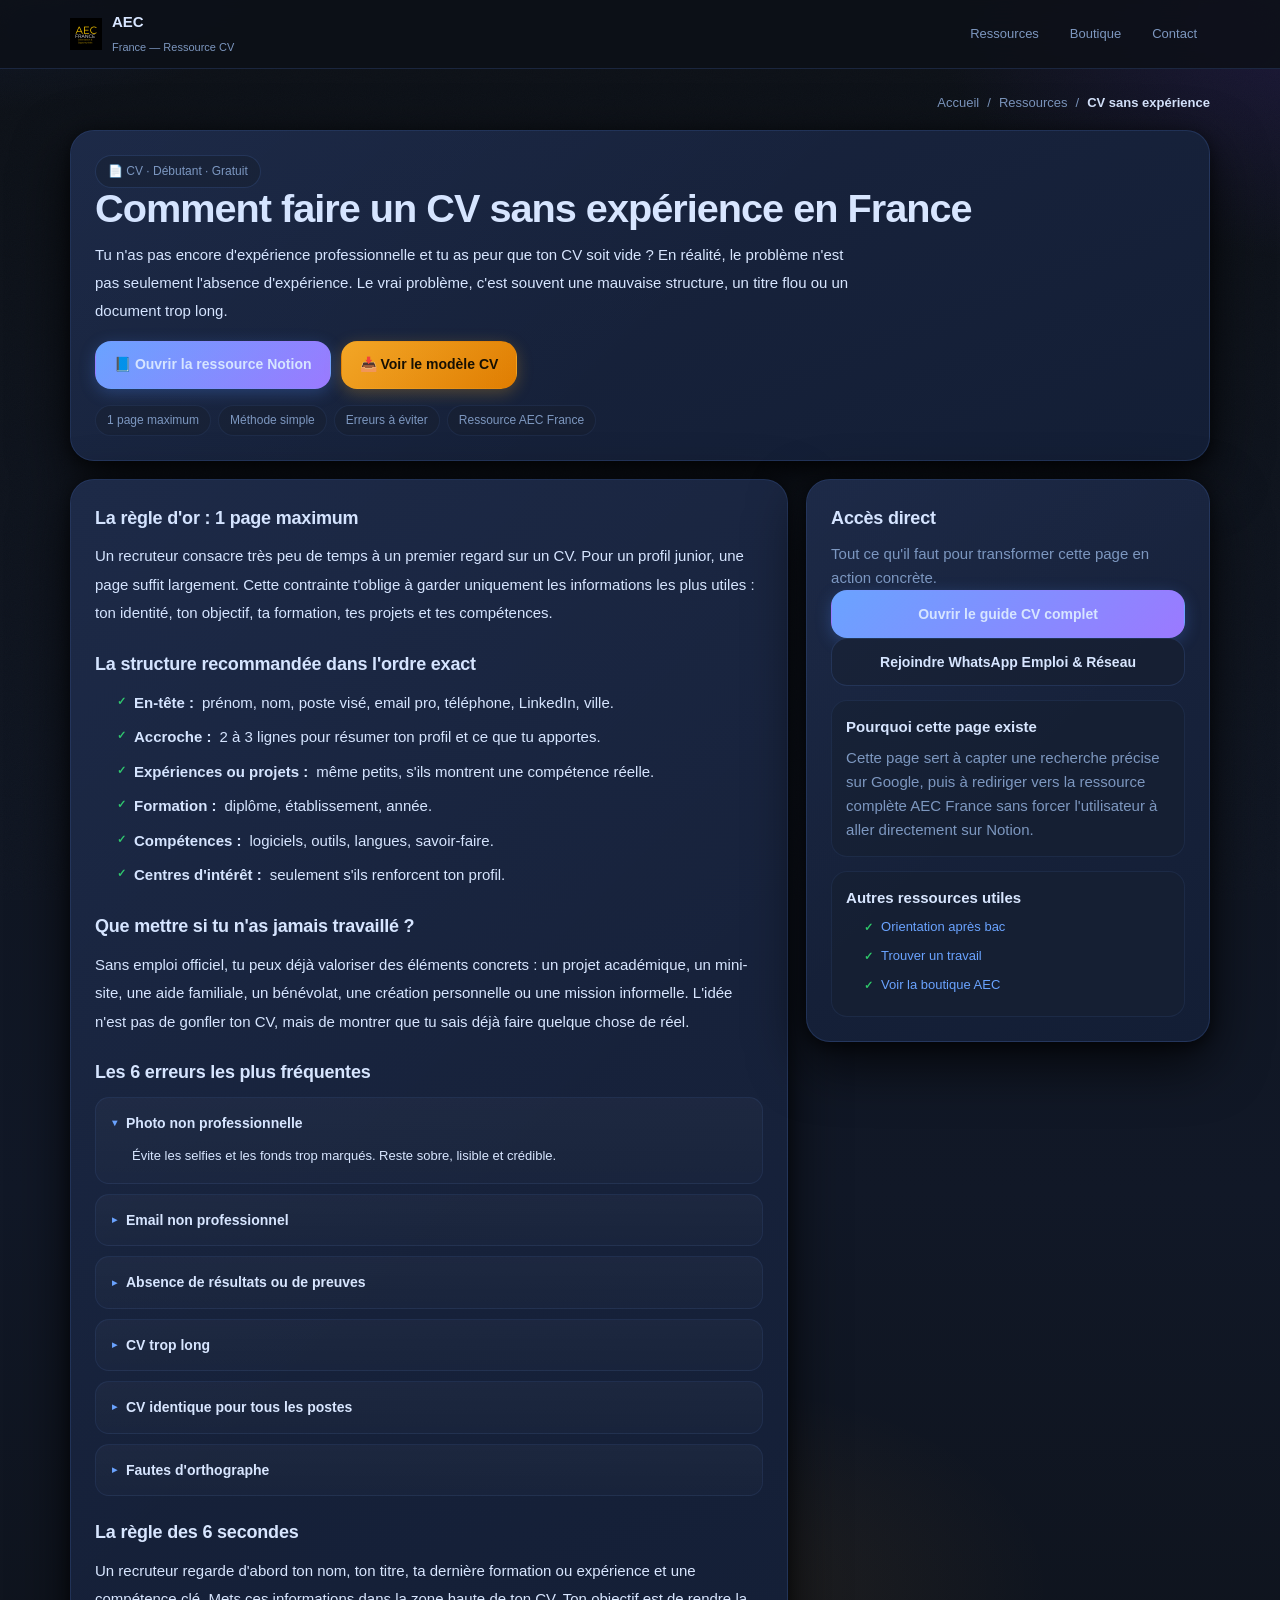
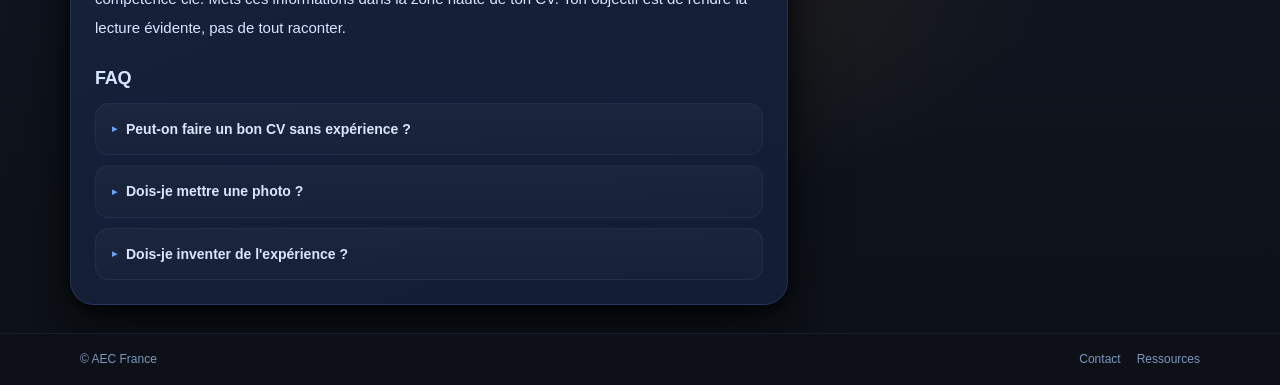
<file: pages/cv-sans-experience.html>
<!doctype html>
<html lang="fr">
<head>
  <meta charset="utf-8" />
  <meta name="viewport" content="width=device-width, initial-scale=1" />

  <!-- SEO principal : mot-clé exact + promesse claire -->
  <title>CV sans expérience en France | Modèle gratuit + méthode simple</title>
  <meta name="description" content="Comment faire un CV sans expérience en France : structure en 1 page, erreurs à éviter, modèle gratuit à télécharger et méthode AEC France." />
  <meta name="robots" content="index, follow, max-image-preview:large" />
  <link rel="canonical" href="https://france.aec-engineering.fr/pages/cv-sans-experience" />

  <!-- Open Graph / partage WhatsApp, Facebook, LinkedIn -->
  <meta property="og:type" content="article" />
  <meta property="og:title" content="CV sans expérience en France | Modèle gratuit + méthode" />
  <meta property="og:description" content="Une méthode simple pour créer un CV clair, crédible et efficace, même sans expérience." />
  <meta property="og:url" content="https://brice96940.github.io/AEC-France/pages/cv-sans-experience.html" />
  <meta property="og:image" content="https://brice96940.github.io/AEC-France/../preview.png" />
  <meta name="twitter:card" content="summary_large_image" />

  <link rel="stylesheet" href="../css/style.css" />
  <link rel="icon" type="image/png" href="../logo_2.png">
  <link rel="apple-touch-icon" href="../logo_2.png">

  <!-- Données structurées : article + FAQ pour enrichir le SEO -->
  <script type="application/ld+json">
  {
    "@context": "https://schema.org",
    "@graph": [
      {
        "@type": "Article",
        "headline": "CV sans expérience en France",
        "description": "Méthode simple pour faire un CV sans expérience : structure, erreurs à éviter et modèle gratuit.",
        "author": {
          "@type": "Person",
          "name": "Brice Awoumpe"
        },
        "publisher": {
          "@type": "Organization",
          "name": "AEC France"
        },
        "mainEntityOfPage": "https://brice96940.github.io/AEC-France/pages/cv-sans-experience.html"
      },
      {
        "@type": "FAQPage",
        "mainEntity": [
          {
            "@type": "Question",
            "name": "Peut-on faire un bon CV sans expérience ?",
            "acceptedAnswer": {
              "@type": "Answer",
              "text": "Oui. Un bon CV sans expérience met en avant la formation, les projets, les compétences réelles et une structure claire en une page."
            }
          },
          {
            "@type": "Question",
            "name": "Combien de pages pour un CV débutant ?",
            "acceptedAnswer": {
              "@type": "Answer",
              "text": "Une seule page. C'est le format le plus lisible et le plus adapté pour un profil junior ou étudiant."
            }
          }
        ]
      }
    ]
  }
  </script>
</head>
<body>
  <a class="skip" href="#main">Aller au contenu</a>

  <!-- Header simple : on ramène vers la home pour garder le squelette global cohérent -->
  <header class="topbar">
    <div class="topbar-inner">
      <a class="brand" href="../index.html#/accueil" data-track="seo_cv_brand" data-link-kind="internal">
        <img src="../logo_2.png" alt="AEC France" class="logo-img">
        <div class="brand-t">
          <b>AEC</b>
          <span class="sub">France — Ressource CV</span>
        </div>
      </a>
      <nav aria-label="Navigation secondaire">
        <a class="tab" href="../index.html#/ressources" data-track="seo_cv_nav_ressources" data-link-kind="internal">Ressources</a>
        <a class="tab" href="../index.html#/boutique" data-track="seo_cv_nav_boutique" data-link-kind="internal">Boutique</a>
        <a class="tab" href="../index.html#/contact" data-track="seo_cv_nav_contact" data-link-kind="internal">Contact</a>
      </nav>
    </div>
  </header>

  <main class="wrap z1 seo-page" id="main">
    <!-- Fil d'Ariane : bon pour UX + SEO -->
    <nav class="breadcrumbs" aria-label="Fil d'Ariane">
      <a href="../index.html#/accueil" data-track="seo_cv_breadcrumb_home" data-link-kind="internal">Accueil</a>
      <span>/</span>
      <a href="../index.html#/ressources" data-track="seo_cv_breadcrumb_resources" data-link-kind="internal">Ressources</a>
      <span>/</span>
      <strong>CV sans expérience</strong>
    </nav>

    <section class="surface seo-hero">
      <span class="pill">📄 CV · Débutant · Gratuit</span>
      <h1>Comment faire un CV sans expérience en France</h1>
      <p class="lead">
        Tu n'as pas encore d'expérience professionnelle et tu as peur que ton CV soit vide ?
        En réalité, le problème n'est pas seulement l'absence d'expérience. Le vrai problème,
        c'est souvent une mauvaise structure, un titre flou ou un document trop long.
      </p>
      <div class="row hero-cta-row">
        <a
          class="btn primary"
          href="https://www.notion.so/Emploi-CV-323e2b4c1673809f8ff2cb8cb9d68da5?pvs=21"
          target="_blank"
          rel="noopener"
          data-track="seo_cv_open_notion"
          data-link-kind="notion"
        >
          📘 Ouvrir la ressource Notion
        </a>
        <a
          class="btn accent"
          href="https://www.notion.so/Emploi-CV-323e2b4c1673809f8ff2cb8cb9d68da5?pvs=21"
          target="_blank"
          rel="noopener"
          data-track="seo_cv_download_model"
          data-link-kind="download"
        >
          📥 Voir le modèle CV
        </a>
      </div>
      <div class="tags seo-tags">
        <span class="tag">1 page maximum</span>
        <span class="tag">Méthode simple</span>
        <span class="tag">Erreurs à éviter</span>
        <span class="tag">Ressource AEC France</span>
      </div>
    </section>

    <div class="seo-grid">
      <article class="surface seo-content">
        <section>
          <h2>La règle d'or : 1 page maximum</h2>
          <p>
            Un recruteur consacre très peu de temps à un premier regard sur un CV. Pour un profil
            junior, une page suffit largement. Cette contrainte t'oblige à garder uniquement les
            informations les plus utiles : ton identité, ton objectif, ta formation, tes projets et
            tes compétences.
          </p>
        </section>

        <section>
          <h2>La structure recommandée dans l'ordre exact</h2>
          <ol class="seo-list">
            <li><strong>En-tête :</strong> prénom, nom, poste visé, email pro, téléphone, LinkedIn, ville.</li>
            <li><strong>Accroche :</strong> 2 à 3 lignes pour résumer ton profil et ce que tu apportes.</li>
            <li><strong>Expériences ou projets :</strong> même petits, s'ils montrent une compétence réelle.</li>
            <li><strong>Formation :</strong> diplôme, établissement, année.</li>
            <li><strong>Compétences :</strong> logiciels, outils, langues, savoir-faire.</li>
            <li><strong>Centres d'intérêt :</strong> seulement s'ils renforcent ton profil.</li>
          </ol>
        </section>

        <section>
          <h2>Que mettre si tu n'as jamais travaillé ?</h2>
          <p>
            Sans emploi officiel, tu peux déjà valoriser des éléments concrets : un projet académique,
            un mini-site, une aide familiale, un bénévolat, une création personnelle ou une mission
            informelle. L'idée n'est pas de gonfler ton CV, mais de montrer que tu sais déjà faire
            quelque chose de réel.
          </p>
        </section>

        <section>
          <h2>Les 6 erreurs les plus fréquentes</h2>
          <div class="faq-list">
            <details open>
              <summary>Photo non professionnelle</summary>
              <p>Évite les selfies et les fonds trop marqués. Reste sobre, lisible et crédible.</p>
            </details>
            <details>
              <summary>Email non professionnel</summary>
              <p>Utilise une adresse simple du type prenom.nom@gmail.com.</p>
            </details>
            <details>
              <summary>Absence de résultats ou de preuves</summary>
              <p>Mets des actions concrètes : projet mené, document produit, outil maîtrisé, résultat obtenu.</p>
            </details>
            <details>
              <summary>CV trop long</summary>
              <p>Une page. Toujours. Surtout pour un profil junior.</p>
            </details>
            <details>
              <summary>CV identique pour tous les postes</summary>
              <p>Adapte au moins le titre visé, l'accroche et les mots-clés principaux.</p>
            </details>
            <details>
              <summary>Fautes d'orthographe</summary>
              <p>Fais toujours relire le document avant envoi. Une faute peut casser la crédibilité.</p>
            </details>
          </div>
        </section>

        <section>
          <h2>La règle des 6 secondes</h2>
          <p>
            Un recruteur regarde d'abord ton nom, ton titre, ta dernière formation ou expérience et une
            compétence clé. Mets ces informations dans la zone haute de ton CV. Ton objectif est de rendre
            la lecture évidente, pas de tout raconter.
          </p>
        </section>

        <section>
          <h2>FAQ</h2>
          <div class="faq-list">
            <details>
              <summary>Peut-on faire un bon CV sans expérience ?</summary>
              <p>Oui. Avec une structure claire, des projets crédibles et des compétences bien présentées.</p>
            </details>
            <details>
              <summary>Dois-je mettre une photo ?</summary>
              <p>Ce n'est pas obligatoire partout, mais si tu en mets une, elle doit être sobre et professionnelle.</p>
            </details>
            <details>
              <summary>Dois-je inventer de l'expérience ?</summary>
              <p>Non. Il vaut mieux valoriser honnêtement des projets réels plutôt que mentir.</p>
            </details>
          </div>
        </section>
      </article>

      <aside class="surface seo-sidebar">
        <h2>Accès direct</h2>
        <p class="muted">Tout ce qu'il faut pour transformer cette page en action concrète.</p>

        <a
          class="btn primary block"
          href="https://www.notion.so/Emploi-CV-323e2b4c1673809f8ff2cb8cb9d68da5?pvs=21"
          target="_blank"
          rel="noopener"
          data-track="seo_cv_sidebar_notion"
          data-link-kind="notion"
        >
          Ouvrir le guide CV complet
        </a>

        <a
          class="btn ghost block"
          href="https://chat.whatsapp.com/JfN5sIHdATXJtIuHVyPffW"
          target="_blank"
          rel="noopener"
          data-track="seo_cv_sidebar_whatsapp"
          data-link-kind="whatsapp"
        >
          Rejoindre WhatsApp Emploi & Réseau
        </a>

        <div class="panel mini seo-note">
          <h3>Pourquoi cette page existe</h3>
          <p class="muted">
            Cette page sert à capter une recherche précise sur Google, puis à rediriger vers la
            ressource complète AEC France sans forcer l'utilisateur à aller directement sur Notion.
          </p>
        </div>

        <div class="panel mini seo-note">
          <h3>Autres ressources utiles</h3>
          <ul class="seo-links">
            <li><a href="./orientation-apres-bac.html" data-track="seo_cv_to_orientation" data-link-kind="internal">Orientation après bac</a></li>
            <li><a href="./trouver-travail.html" data-track="seo_cv_to_job" data-link-kind="internal">Trouver un travail</a></li>
            <li><a href="../index.html#/boutique" data-track="seo_cv_to_boutique" data-link-kind="internal">Voir la boutique AEC</a></li>
          </ul>
        </div>
      </aside>
    </div>
  </main>

  <footer class="foot z1">
    <div class="fi">
      <span>© AEC France</span>
      <div class="fl">
        <a href="../index.html#/contact" data-track="seo_cv_footer_contact" data-link-kind="internal">Contact</a>
        <a href="../index.html#/ressources" data-track="seo_cv_footer_resources" data-link-kind="internal">Ressources</a>
      </div>
    </div>
  </footer>
</body>
</html>
</file>
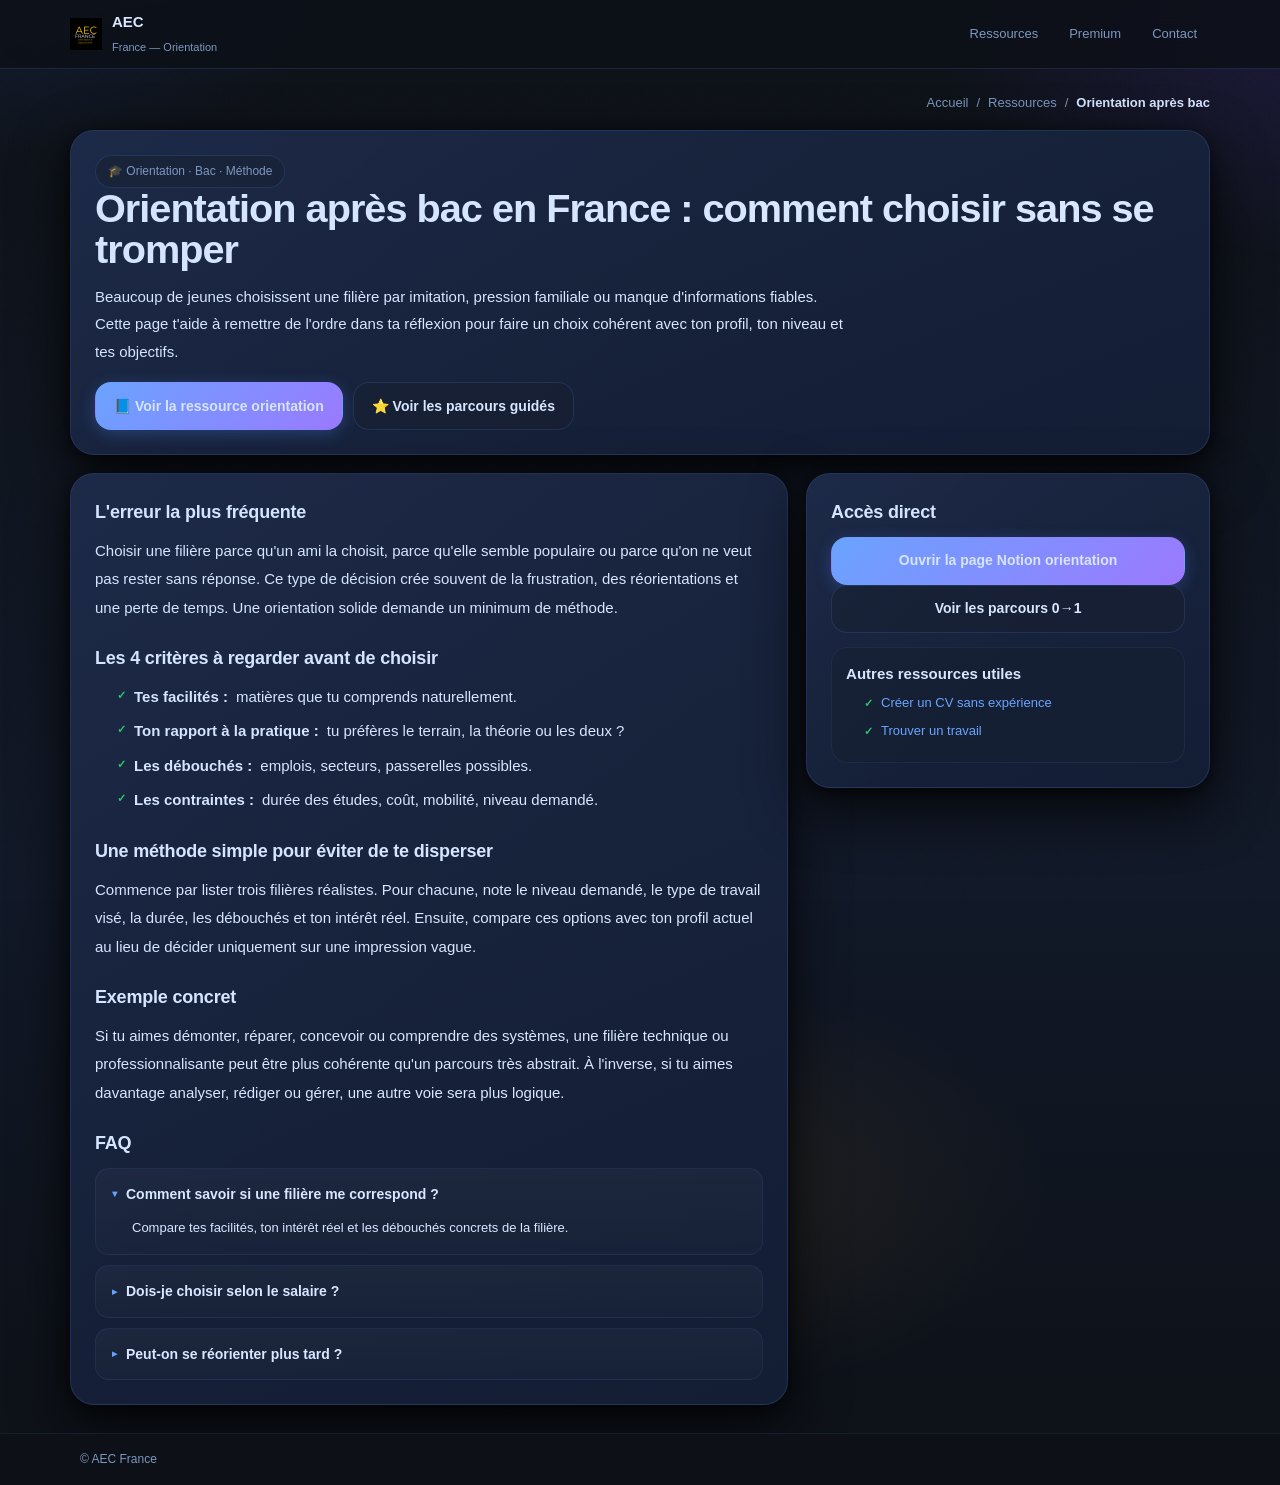
<file: pages/orientation-apres-bac.html>
<!doctype html>
<html lang="fr">
<head>
  <meta charset="utf-8" />
  <meta name="viewport" content="width=device-width, initial-scale=1" />
  <title>Orientation après bac en France | Comment choisir sans se tromper</title>
  <meta name="description" content="Orientation après bac en France : méthode simple pour choisir une filière, éviter les erreurs classiques et avancer avec un plan clair." />
  <meta name="robots" content="index, follow, max-image-preview:large" />
  <link rel="canonical" href="https://france.aec-engineering.fr/pages/orientation-apres-bac" />
  <meta property="og:type" content="article" />
  <meta property="og:title" content="Orientation après bac en France | Méthode simple" />
  <meta property="og:description" content="Une page claire pour aider à choisir une filière sans se disperser." />
  <meta property="og:url" content="https://brice96940.github.io/AEC-France/pages/orientation-apres-bac.html" />
  <meta property="og:image" content="https://brice96940.github.io/AEC-France/../preview.png" />
  <link rel="stylesheet" href="../css/style.css" />
  <link rel="icon" type="image/png" href="../logo_2.png">
  <link rel="apple-touch-icon" href="../logo_2.png">
  <script type="application/ld+json">
  {
    "@context": "https://schema.org",
    "@type": "Article",
    "headline": "Orientation après bac en France",
    "author": { "@type": "Person", "name": "Brice Awoumpe" },
    "publisher": { "@type": "Organization", "name": "AEC France" },
    "mainEntityOfPage": "https://brice96940.github.io/AEC-France/pages/orientation-apres-bac.html"
  }
  </script>
</head>
<body>
  <a class="skip" href="#main">Aller au contenu</a>
  <header class="topbar">
    <div class="topbar-inner">
      <a class="brand" href="../index.html#/accueil" data-track="seo_orientation_brand" data-link-kind="internal">
        <img src="../logo_2.png" alt="AEC France" class="logo-img">
        <div class="brand-t"><b>AEC</b><span class="sub">France — Orientation</span></div>
      </a>
      <nav aria-label="Navigation secondaire">
        <a class="tab" href="../index.html#/ressources" data-track="seo_orientation_nav_ressources" data-link-kind="internal">Ressources</a>
        <a class="tab" href="../index.html#/premium" data-track="seo_orientation_nav_premium" data-link-kind="internal">Premium</a>
        <a class="tab" href="../index.html#/contact" data-track="seo_orientation_nav_contact" data-link-kind="internal">Contact</a>
      </nav>
    </div>
  </header>

  <main class="wrap z1 seo-page" id="main">
    <nav class="breadcrumbs" aria-label="Fil d'Ariane">
      <a href="../index.html#/accueil" data-track="seo_orientation_breadcrumb_home" data-link-kind="internal">Accueil</a>
      <span>/</span>
      <a href="../index.html#/ressources" data-track="seo_orientation_breadcrumb_resources" data-link-kind="internal">Ressources</a>
      <span>/</span>
      <strong>Orientation après bac</strong>
    </nav>

    <section class="surface seo-hero">
      <span class="pill">🎓 Orientation · Bac · Méthode</span>
      <h1>Orientation après bac en France : comment choisir sans se tromper</h1>
      <p class="lead">
        Beaucoup de jeunes choisissent une filière par imitation, pression familiale ou manque
        d'informations fiables. Cette page t'aide à remettre de l'ordre dans ta réflexion pour
        faire un choix cohérent avec ton profil, ton niveau et tes objectifs.
      </p>
      <div class="row hero-cta-row">
        <a class="btn primary" href="https://www.notion.so/Parcoursup-tudes-323e2b4c167380588455ca7d508ebb13?pvs=21" target="_blank" rel="noopener" data-track="seo_orientation_open_notion" data-link-kind="notion">📘 Voir la ressource orientation</a>
        <a class="btn ghost" href="../index.html#/premium" data-track="seo_orientation_premium" data-link-kind="internal">⭐ Voir les parcours guidés</a>
      </div>
    </section>

    <div class="seo-grid">
      <article class="surface seo-content">
        <section>
          <h2>L'erreur la plus fréquente</h2>
          <p>
            Choisir une filière parce qu'un ami la choisit, parce qu'elle semble populaire ou parce
            qu'on ne veut pas rester sans réponse. Ce type de décision crée souvent de la frustration,
            des réorientations et une perte de temps. Une orientation solide demande un minimum de méthode.
          </p>
        </section>
        <section>
          <h2>Les 4 critères à regarder avant de choisir</h2>
          <ol class="seo-list">
            <li><strong>Tes facilités :</strong> matières que tu comprends naturellement.</li>
            <li><strong>Ton rapport à la pratique :</strong> tu préfères le terrain, la théorie ou les deux ?</li>
            <li><strong>Les débouchés :</strong> emplois, secteurs, passerelles possibles.</li>
            <li><strong>Les contraintes :</strong> durée des études, coût, mobilité, niveau demandé.</li>
          </ol>
        </section>
        <section>
          <h2>Une méthode simple pour éviter de te disperser</h2>
          <p>
            Commence par lister trois filières réalistes. Pour chacune, note le niveau demandé, le
            type de travail visé, la durée, les débouchés et ton intérêt réel. Ensuite, compare ces
            options avec ton profil actuel au lieu de décider uniquement sur une impression vague.
          </p>
        </section>
        <section>
          <h2>Exemple concret</h2>
          <p>
            Si tu aimes démonter, réparer, concevoir ou comprendre des systèmes, une filière technique
            ou professionnalisante peut être plus cohérente qu'un parcours très abstrait. À l'inverse,
            si tu aimes davantage analyser, rédiger ou gérer, une autre voie sera plus logique.
          </p>
        </section>
        <section>
          <h2>FAQ</h2>
          <div class="faq-list">
            <details open>
              <summary>Comment savoir si une filière me correspond ?</summary>
              <p>Compare tes facilités, ton intérêt réel et les débouchés concrets de la filière.</p>
            </details>
            <details>
              <summary>Dois-je choisir selon le salaire ?</summary>
              <p>Le salaire compte, mais il ne doit pas être le seul critère. La cohérence globale est plus importante.</p>
            </details>
            <details>
              <summary>Peut-on se réorienter plus tard ?</summary>
              <p>Oui, mais mieux vaut gagner du temps dès maintenant avec une réflexion plus structurée.</p>
            </details>
          </div>
        </section>
      </article>

      <aside class="surface seo-sidebar">
        <h2>Accès direct</h2>
        <a class="btn primary block" href="https://www.notion.so/Parcoursup-tudes-323e2b4c167380588455ca7d508ebb13?pvs=21" target="_blank" rel="noopener" data-track="seo_orientation_sidebar_notion" data-link-kind="notion">Ouvrir la page Notion orientation</a>
        <a class="btn ghost block" href="../index.html#/premium" data-track="seo_orientation_sidebar_premium" data-link-kind="internal">Voir les parcours 0→1</a>
        <div class="panel mini seo-note">
          <h3>Autres ressources utiles</h3>
          <ul class="seo-links">
            <li><a href="./cv-sans-experience.html" data-track="seo_orientation_to_cv" data-link-kind="internal">Créer un CV sans expérience</a></li>
            <li><a href="./trouver-travail.html" data-track="seo_orientation_to_job" data-link-kind="internal">Trouver un travail</a></li>
          </ul>
        </div>
      </aside>
    </div>
  </main>

  <footer class="foot z1"><div class="fi"><span>© AEC France</span></div></footer>
</body>
</html>
</file>
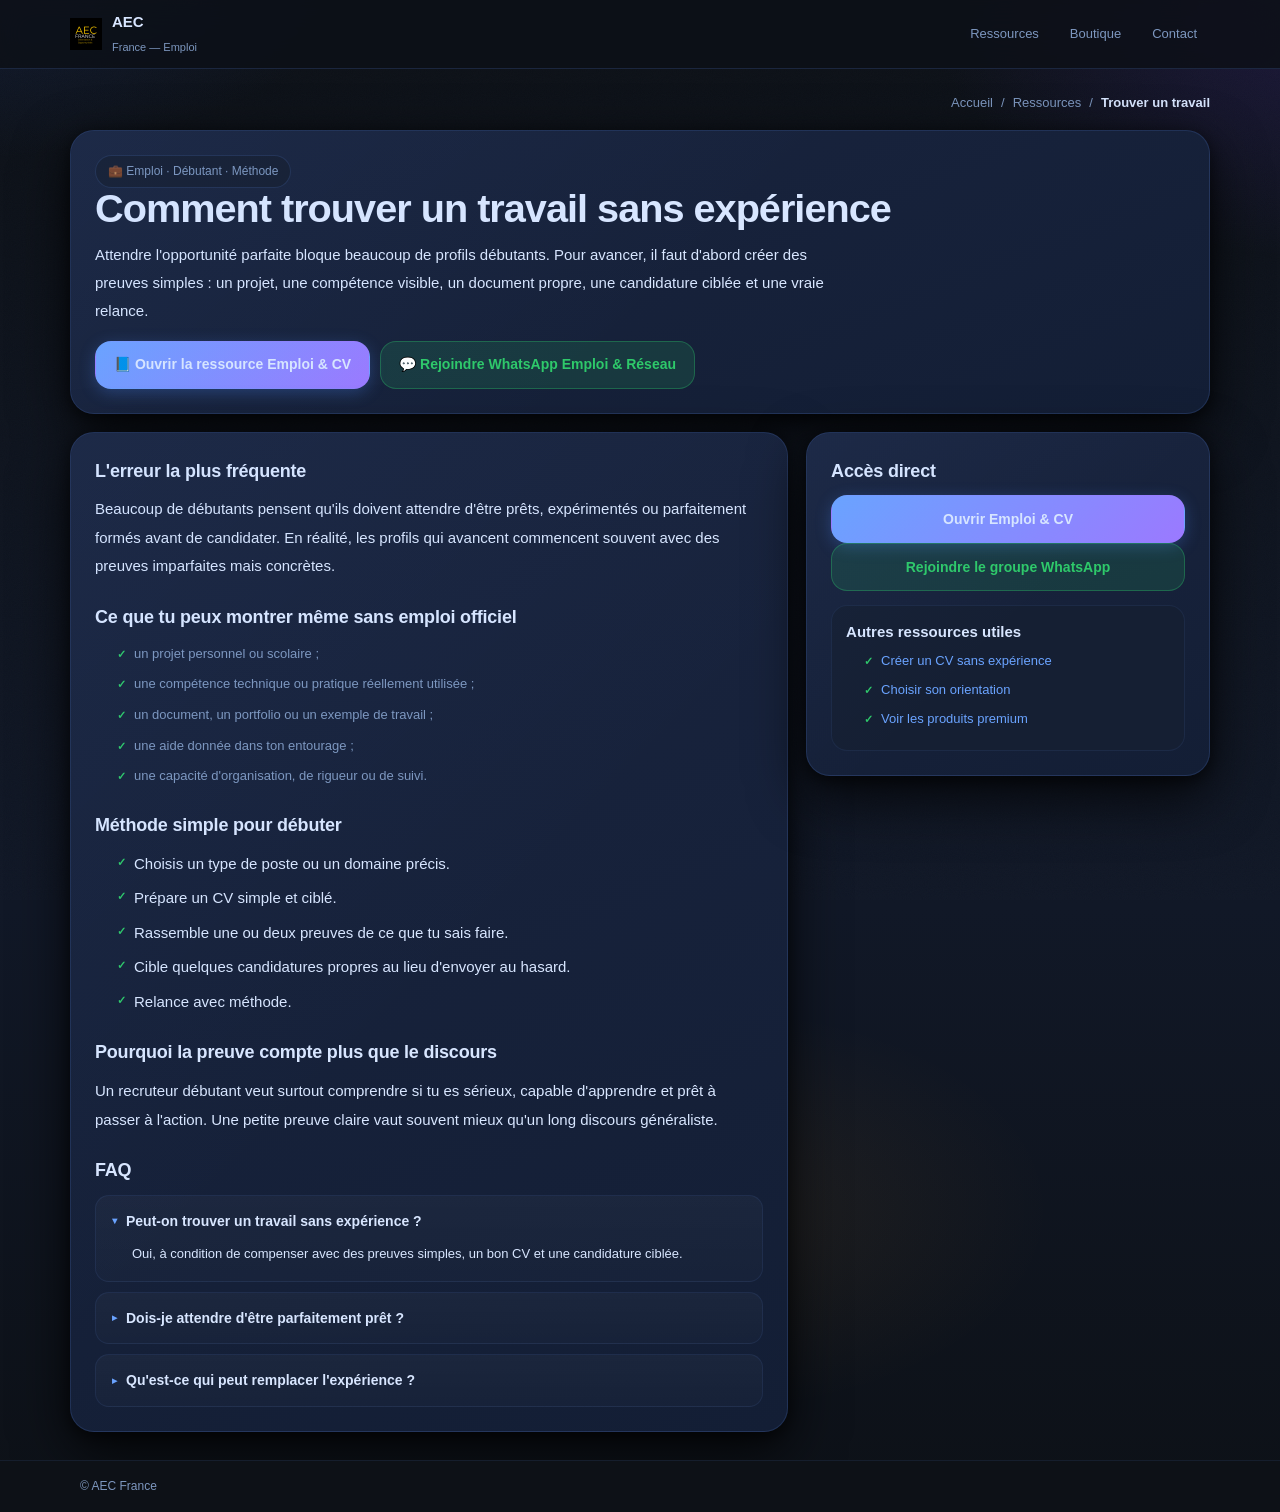
<file: pages/trouver-travail.html>
<!doctype html>
<html lang="fr">
<head>
  <meta charset="utf-8" />
  <meta name="viewport" content="width=device-width, initial-scale=1" />
  <title>Trouver un travail sans expérience | Méthode simple pour débuter</title>
  <meta name="description" content="Comment trouver un travail sans expérience : méthode simple, preuves à montrer, erreurs à éviter et ressources utiles AEC France." />
  <meta name="robots" content="index, follow, max-image-preview:large" />
  <link rel="canonical" href="https://france.aec-engineering.fr/pages/trouver-travail" />
  <meta property="og:type" content="article" />
  <meta property="og:title" content="Trouver un travail sans expérience | Méthode simple" />
  <meta property="og:description" content="Une méthode claire pour débuter sans attendre l'opportunité parfaite." />
  <meta property="og:url" content="https://brice96940.github.io/AEC-France/pages/trouver-travail.html" />
  <meta property="og:image" content="https://brice96940.github.io/AEC-France/../preview.png" />
  <link rel="stylesheet" href="../css/style.css" />
  <link rel="icon" type="image/png" href="../logo_2.png">
  <link rel="apple-touch-icon" href="../logo_2.png">
</head>
<body>
  <a class="skip" href="#main">Aller au contenu</a>
  <header class="topbar">
    <div class="topbar-inner">
      <a class="brand" href="../index.html#/accueil" data-track="seo_job_brand" data-link-kind="internal">
        <img src="../logo_2.png" alt="AEC France" class="logo-img">
        <div class="brand-t"><b>AEC</b><span class="sub">France — Emploi</span></div>
      </a>
      <nav aria-label="Navigation secondaire">
        <a class="tab" href="../index.html#/ressources" data-track="seo_job_nav_ressources" data-link-kind="internal">Ressources</a>
        <a class="tab" href="../index.html#/boutique" data-track="seo_job_nav_boutique" data-link-kind="internal">Boutique</a>
        <a class="tab" href="../index.html#/contact" data-track="seo_job_nav_contact" data-link-kind="internal">Contact</a>
      </nav>
    </div>
  </header>

  <main class="wrap z1 seo-page" id="main">
    <nav class="breadcrumbs" aria-label="Fil d'Ariane">
      <a href="../index.html#/accueil" data-track="seo_job_breadcrumb_home" data-link-kind="internal">Accueil</a>
      <span>/</span>
      <a href="../index.html#/ressources" data-track="seo_job_breadcrumb_resources" data-link-kind="internal">Ressources</a>
      <span>/</span>
      <strong>Trouver un travail</strong>
    </nav>

    <section class="surface seo-hero">
      <span class="pill">💼 Emploi · Débutant · Méthode</span>
      <h1>Comment trouver un travail sans expérience</h1>
      <p class="lead">
        Attendre l'opportunité parfaite bloque beaucoup de profils débutants. Pour avancer, il faut
        d'abord créer des preuves simples : un projet, une compétence visible, un document propre,
        une candidature ciblée et une vraie relance.
      </p>
      <div class="row hero-cta-row">
        <a class="btn primary" href="https://www.notion.so/Emploi-CV-323e2b4c1673809f8ff2cb8cb9d68da5?pvs=21" target="_blank" rel="noopener" data-track="seo_job_open_notion" data-link-kind="notion">📘 Ouvrir la ressource Emploi & CV</a>
        <a class="btn good" href="https://chat.whatsapp.com/JfN5sIHdATXJtIuHVyPffW" target="_blank" rel="noopener" data-track="seo_job_open_whatsapp" data-link-kind="whatsapp">💬 Rejoindre WhatsApp Emploi & Réseau</a>
      </div>
    </section>

    <div class="seo-grid">
      <article class="surface seo-content">
        <section>
          <h2>L'erreur la plus fréquente</h2>
          <p>
            Beaucoup de débutants pensent qu'ils doivent attendre d'être prêts, expérimentés ou parfaitement
            formés avant de candidater. En réalité, les profils qui avancent commencent souvent avec des preuves
            imparfaites mais concrètes.
          </p>
        </section>
        <section>
          <h2>Ce que tu peux montrer même sans emploi officiel</h2>
          <ul class="seo-list bullets">
            <li>un projet personnel ou scolaire ;</li>
            <li>une compétence technique ou pratique réellement utilisée ;</li>
            <li>un document, un portfolio ou un exemple de travail ;</li>
            <li>une aide donnée dans ton entourage ;</li>
            <li>une capacité d'organisation, de rigueur ou de suivi.</li>
          </ul>
        </section>
        <section>
          <h2>Méthode simple pour débuter</h2>
          <ol class="seo-list">
            <li>Choisis un type de poste ou un domaine précis.</li>
            <li>Prépare un CV simple et ciblé.</li>
            <li>Rassemble une ou deux preuves de ce que tu sais faire.</li>
            <li>Cible quelques candidatures propres au lieu d'envoyer au hasard.</li>
            <li>Relance avec méthode.</li>
          </ol>
        </section>
        <section>
          <h2>Pourquoi la preuve compte plus que le discours</h2>
          <p>
            Un recruteur débutant veut surtout comprendre si tu es sérieux, capable d'apprendre et prêt à passer
            à l'action. Une petite preuve claire vaut souvent mieux qu'un long discours généraliste.
          </p>
        </section>
        <section>
          <h2>FAQ</h2>
          <div class="faq-list">
            <details open>
              <summary>Peut-on trouver un travail sans expérience ?</summary>
              <p>Oui, à condition de compenser avec des preuves simples, un bon CV et une candidature ciblée.</p>
            </details>
            <details>
              <summary>Dois-je attendre d'être parfaitement prêt ?</summary>
              <p>Non. Il vaut mieux commencer petit et progresser que rester bloqué.</p>
            </details>
            <details>
              <summary>Qu'est-ce qui peut remplacer l'expérience ?</summary>
              <p>Des projets, des exemples concrets, des compétences visibles et une bonne présentation.</p>
            </details>
          </div>
        </section>
      </article>

      <aside class="surface seo-sidebar">
        <h2>Accès direct</h2>
        <a class="btn primary block" href="https://www.notion.so/Emploi-CV-323e2b4c1673809f8ff2cb8cb9d68da5?pvs=21" target="_blank" rel="noopener" data-track="seo_job_sidebar_notion" data-link-kind="notion">Ouvrir Emploi & CV</a>
        <a class="btn good block" href="https://chat.whatsapp.com/JfN5sIHdATXJtIuHVyPffW" target="_blank" rel="noopener" data-track="seo_job_sidebar_whatsapp" data-link-kind="whatsapp">Rejoindre le groupe WhatsApp</a>
        <div class="panel mini seo-note">
          <h3>Autres ressources utiles</h3>
          <ul class="seo-links">
            <li><a href="./cv-sans-experience.html" data-track="seo_job_to_cv" data-link-kind="internal">Créer un CV sans expérience</a></li>
            <li><a href="./orientation-apres-bac.html" data-track="seo_job_to_orientation" data-link-kind="internal">Choisir son orientation</a></li>
            <li><a href="../index.html#/boutique" data-track="seo_job_to_boutique" data-link-kind="internal">Voir les produits premium</a></li>
          </ul>
        </div>
      </aside>
    </div>
  </main>

  <footer class="foot z1"><div class="fi"><span>© AEC France</span></div></footer>
</body>
</html>
</file>
<file: css/style.css>
:root {
      --bg: #0d1117;
      --bg1: #111827;
      --bg2: #141e30;

      --text: #d8e6ff;
      --muted: #7d97bf;
      --subtle: rgba(180, 205, 245, 0.35);

      --card: #161f32;
      --card2: #121a2c;

      --line: rgba(80, 120, 200, 0.22);
      --line2: rgba(80, 120, 200, 0.12);

      --blue: #6aa3ff;
      --blue2: #9b79ff;
      --gold: #f5a623;
      --gold2: #e07d00;
      --green: #2ec96a;

      --fd: "Syne", sans-serif;
      --fb: "DM Sans", sans-serif;

      --r: 16px;
      --rl: 24px;
      --sh: 0 20px 55px rgba(0, 0, 0, 0.75), 0 4px 16px rgba(0, 0, 0, 0.55);
      --shm: 0 6px 20px rgba(0, 0, 0, 0.45);
      --max: 1120px;
      --tap: 44px;
      --tr: 0.16s cubic-bezier(0.4, 0, 0.2, 1);
    }

    *,
    *::before,
    *::after {
      box-sizing: border-box;
    }

    html {
      scroll-behavior: smooth;
    }

    body {
      margin: 0;
      font-family: var(--fb);
      font-size: 15px;
      color: var(--text);
      background: #0d1117;
      background-image:
        radial-gradient(ellipse 1000px 600px at -5% -10%, rgba(50, 90, 200, 0.28), transparent 52%),
        radial-gradient(ellipse 800px 500px at 105% 0%, rgba(100, 60, 220, 0.2), transparent 52%),
        radial-gradient(ellipse 600px 350px at 55% 80%, rgba(245, 166, 35, 0.08), transparent 58%),
        linear-gradient(180deg, #0d1117 0%, #111827 60%, #0d1117 100%);
      line-height: 1.6;
      -webkit-font-smoothing: antialiased;
      min-height: 100vh;
    }

    body::before {
      content: "";
      position: fixed;
      inset: 0;
      z-index: 0;
      pointer-events: none;
      opacity: 0.02;
      background-image: url("data:image/svg+xml,%3Csvg viewBox='0 0 200 200' xmlns='http://www.w3.org/2000/svg'%3E%3Cfilter id='n'%3E%3CfeTurbulence type='fractalNoise' baseFrequency='.85' numOctaves='4' stitchTiles='stitch'/%3E%3C/filter%3E%3Crect width='100%25' height='100%25' filter='url(%23n)'/%3E%3C/svg%3E");
      background-size: 180px;
    }

    a {
      color: inherit;
      text-decoration: none;
    }

    .z1 {
      position: relative;
      z-index: 1;
    }

    .wrap {
      max-width: var(--max);
      margin: 0 auto;
      padding: 18px 20px 28px;
    }

    .skip {
      position: absolute;
      left: -999px;
      top: auto;
      width: 1px;
      height: 1px;
      overflow: hidden;
    }

    .skip:focus {
      left: 12px;
      top: 10px;
      width: auto;
      height: auto;
      padding: 10px 14px;
      background: rgba(255, 255, 255, 0.1);
      border: 1px solid rgba(255, 255, 255, 0.2);
      border-radius: 10px;
      z-index: 999;
    }

    .topbar {
      position: sticky;
      top: 0;
      z-index: 100;
      backdrop-filter: blur(18px) saturate(1.4);
      -webkit-backdrop-filter: blur(18px) saturate(1.4);
      background: rgba(13, 17, 23, 0.88);
      border-bottom: 1px solid var(--line);
    }

    .topbar-inner {
      max-width: var(--max);
      margin: 0 auto;
      padding: 10px 20px;
      display: flex;
      align-items: center;
      justify-content: space-between;
      gap: 14px;
    }

    .brand {
      display: flex;
      gap: 10px;
      align-items: center;
      text-decoration: none;
    }

    .logo {
      width: 38px;
      height: 38px;
      border-radius: 12px;
      background: linear-gradient(135deg, var(--blue), var(--blue2));
      box-shadow: 0 0 0 1px rgba(255, 255, 255, 0.1), 0 0 14px rgba(100, 163, 255, 0.35);
      flex: 0 0 auto;
      display: flex;
      align-items: center;
      justify-content: center;
      font-family: var(--fd);
      font-weight: 800;
      font-size: 16px;
      color: #fff;
    }

    .brand-t b {
      font-family: var(--fd);
      font-size: 15px;
      font-weight: 800;
      display: block;
    }

    .brand-t .sub {
      color: var(--muted);
      font-size: 11px;
    }

    nav {
      display: flex;
      gap: 5px;
      flex-wrap: wrap;
      justify-content: flex-end;
    }

    .tab {
      padding: 8px 12px;
      border-radius: 999px;
      border: 1px solid transparent;
      background: transparent;
      color: var(--muted);
      font-family: var(--fb);
      font-weight: 500;
      font-size: 13px;
      transition: all var(--tr);
      min-height: var(--tap);
      display: inline-flex;
      align-items: center;
      cursor: pointer;
    }

    .tab:hover {
      color: var(--text);
      background: var(--card);
      border-color: var(--line);
    }

    .tab.active {
      color: var(--text);
      background: rgba(245, 166, 35, 0.14);
      border-color: rgba(245, 166, 35, 0.35);
      box-shadow: 0 0 0 3px rgba(255, 176, 32, 0.05);
    }

    .menu-btn {
      display: none;
      height: var(--tap);
      min-width: var(--tap);
      padding: 0 12px;
      border-radius: 10px;
      border: 1px solid var(--line);
      background: var(--card);
      color: var(--text);
      cursor: pointer;
      align-items: center;
      justify-content: center;
      gap: 7px;
      font-weight: 600;
      font-size: 13px;
      font-family: var(--fb);
      transition: all var(--tr);
    }

    .menu-btn:hover {
      border-color: rgba(255, 255, 255, 0.18);
      background: rgba(255, 255, 255, 0.07);
    }

    .menu-panel {
      display: none;
      border-top: 1px solid var(--line2);
      background: rgba(13, 17, 23, 0.96);
      padding: 10px 20px 14px;
    }

    .menu-panel.open {
      display: block;
    }

    .menu-grid {
      display: grid;
      grid-template-columns: 1fr 1fr;
      gap: 8px;
      max-width: var(--max);
      margin: 0 auto;
    }

    .view {
      display: none;
      animation: fade-in 0.2s ease;
    }

    .view.active {
      display: block;
    }

    @keyframes fade-in {
      from {
        opacity: 0;
        transform: translateY(5px);
      }

      to {
        opacity: 1;
        transform: none;
      }
    }

    .surface {
      background: linear-gradient(158deg, #1a2540, #131e35);
      border: 1px solid var(--line);
      border-radius: var(--rl);
      box-shadow: var(--sh);
      padding: 24px;
      position: relative;
      overflow: hidden;
    }

    .surface::before {
      content: "";
      position: absolute;
      inset: 0;
      background: linear-gradient(135deg, rgba(100, 160, 255, 0.04) 0%, transparent 55%);
      pointer-events: none;
      border-radius: inherit;
    }

    .surface.tight {
      padding: 20px;
    }

    .surface.compact-y {
      padding-top: 18px;
      padding-bottom: 18px;
    }

    .panel {
      background: #151f33;
      border: 1px solid var(--line2);
      border-radius: var(--r);
      padding: 18px;
      transition: border-color var(--tr), background var(--tr), transform var(--tr);
    }

    .panel:hover {
      border-color: var(--line);
      background: #1c2840;
      transform: translateY(-1px);
    }

    .panel.flat {
      background: #121b2e;
    }

    .panel.mini {
      padding: 14px;
    }

    .g2 {
      display: grid;
      grid-template-columns: 1.15fr 0.85fr;
      gap: 14px;
      align-items: start;
      margin-bottom: 0;
    }
    
    .sidebar-preview {
      width: 100%;
      display: block;
      border-radius: 12px;
      margin-top: 10px;
      border: 1px solid var(--line2);
      background: #0f1728;
    }

    .g2eq {
      display: grid;
      grid-template-columns: 1fr 1fr;
      gap: 14px;
      align-items: stretch;
      margin-bottom: 0;
    }

    .g3 {
      display: grid;
      grid-template-columns: repeat(3, 1fr);
      gap: 14px;
    }

    h1 {
      margin: 0 0 12px;
      font-family: var(--fd);
      font-size: clamp(26px, 3.1vw, 44px);
      font-weight: 800;
      letter-spacing: -1px;
      line-height: 1.04;
    }

    h2 {
      margin: 0 0 10px;
      font-family: var(--fd);
      font-size: 18px;
      font-weight: 700;
      letter-spacing: -0.2px;
    }

    h3 {
      margin: 0 0 7px;
      font-family: var(--fd);
      font-size: 15px;
      font-weight: 700;
    }

    p {
      margin: 0;
    }

    .muted {
      color: var(--muted);
    }

    .subtle {
      color: var(--subtle);
    }

    strong {
      color: var(--text);
    }

    .pill {
      display: inline-flex;
      align-items: center;
      gap: 7px;
      padding: 6px 12px;
      border-radius: 999px;
      border: 1px solid var(--line);
      background: #161f33;
      color: var(--muted);
      font-size: 12px;
      font-weight: 500;
      width: fit-content;
    }

    .badge {
      display: inline-flex;
      align-items: center;
      padding: 4px 10px;
      border-radius: 999px;
      font-size: 11px;
      font-weight: 700;
      letter-spacing: 0.2px;
      text-transform: uppercase;
      border: 1px solid var(--line);
      background: #161f33;
      color: var(--muted);
      width: fit-content;
    }

    .badge.best {
      border-color: rgba(255, 176, 32, 0.4);
      background: rgba(255, 176, 32, 0.1);
      color: var(--gold);
    }

    .badge.rec {
      border-color: rgba(79, 140, 255, 0.4);
      background: rgba(79, 140, 255, 0.1);
      color: var(--blue);
    }

    .row {
      display: flex;
      gap: 10px;
      flex-wrap: wrap;
      align-items: center;
    }

    .tags {
      display: flex;
      flex-wrap: wrap;
      gap: 7px;
      margin-top: 14px;
    }

    .tag {
      padding: 5px 11px;
      border-radius: 999px;
      border: 1px solid var(--line2);
      background: #161f33;
      color: var(--muted);
      font-size: 12px;
      font-weight: 500;
    }

    .btn {
      display: inline-flex;
      align-items: center;
      justify-content: center;
      gap: 8px;
      padding: 11px 18px;
      border-radius: var(--r);
      font-family: var(--fb);
      font-weight: 600;
      font-size: 14px;
      border: 1px solid transparent;
      cursor: pointer;
      transition: all var(--tr);
      min-height: var(--tap);
      user-select: none;
      -webkit-tap-highlight-color: transparent;
      text-align: center;
    }

    .btn:hover {
      transform: translateY(-1px);
    }

    .btn:active {
      transform: none;
    }

    .btn.primary {
      background: linear-gradient(135deg, var(--blue), var(--blue2));
      box-shadow: 0 4px 16px rgba(79, 140, 255, 0.28);
    }

    .btn.primary:hover {
      box-shadow: 0 6px 22px rgba(79, 140, 255, 0.4);
    }

    .btn.ghost {
      background: #161f33;
      border-color: var(--line);
    }

    .btn.ghost:hover {
      border-color: rgba(100, 163, 255, 0.35);
      background: #1e2e4a;
    }

    .btn.accent {
      background: linear-gradient(135deg, var(--gold), var(--gold2));
      color: #150e00;
      font-weight: 700;
      box-shadow: 0 4px 16px rgba(255, 176, 32, 0.26);
    }

    .btn.accent:hover {
      box-shadow: 0 6px 22px rgba(255, 176, 32, 0.38);
    }

    .btn.good {
      background: rgba(46, 201, 106, 0.14);
      border-color: rgba(46, 201, 106, 0.32);
      color: var(--green);
    }

    .btn.good:hover {
      background: rgba(46, 201, 106, 0.22);
    }

    .btn.block {
      width: 100%;
    }

    .price {
      font-family: var(--fd);
      font-size: 36px;
      font-weight: 800;
      letter-spacing: -1.5px;
      margin: 7px 0 5px;
      background: linear-gradient(135deg, var(--text) 40%, var(--muted));
      -webkit-background-clip: text;
      -webkit-text-fill-color: transparent;
      background-clip: text;
    }

    .hero-shell {
      display: grid;
      grid-template-columns: 1.08fr 0.92fr;
      gap: 14px;
      margin-top: 18px;
    }

    .hero-card {
      background: linear-gradient(180deg, rgba(255, 255, 255, 0.03), rgba(255, 255, 255, 0.01));
      border: 1px solid var(--line2);
      border-radius: 18px;
      padding: 16px;
    }

    .hero-illus {
      display: grid;
      grid-template-columns: 1fr 1fr;
      gap: 10px;
      margin-top: 14px;
    }

    .kpi {
      border-radius: 16px;
      border: 1px solid var(--line2);
      background: #131e32;
      padding: 14px 16px;
    }

    .kpi b {
      font-family: var(--fd);
      font-size: 15px;
      font-weight: 700;
      display: block;
      margin-bottom: 5px;
    }

    .kpi .muted {
      font-size: 12px;
      line-height: 1.5;
    }

    .impact-strip {
      display: grid;
      grid-template-columns: repeat(3, 1fr);
      gap: 10px;
      margin-top: 14px;
    }

    .impact-box {
      padding: 14px 15px;
      border-radius: 18px;
      border: 1px solid var(--line2);
      background: #131d31;
    }

    .impact-line {
      display: flex;
      align-items: baseline;
      gap: 10px;
    }

    .impact-num {
      font-family: var(--fd);
      font-weight: 800;
      font-size: 30px;
      line-height: 1;
      letter-spacing: -1px;
    }

    .quick-stack {
      display: flex;
      flex-direction: column;
      gap: 10px;
    }

    .quick-info {
      display: grid;
      gap: 10px;
      margin-top: 12px;
    }

    .hr {
      border: 0;
      border-top: 1px solid var(--line2);
      margin: 18px 0;
    }

    .banner {
      display: flex;
      align-items: flex-start;
      gap: 10px;
      background: rgba(245, 166, 35, 0.1);
      border: 1px solid rgba(245, 166, 35, 0.28);
      border-radius: 12px;
      padding: 11px 14px;
      color: var(--gold);
      font-size: 13px;
      margin-bottom: 13px;
    }

    .p-rec {
      border-color: rgba(100, 163, 255, 0.3) !important;
      background: linear-gradient(158deg, #1a2b50, #16223c) !important;
    }

    .p-rec:hover {
      border-color: rgba(100, 163, 255, 0.5) !important;
    }

    .snum {
      width: 30px;
      height: 30px;
      border-radius: 50%;
      flex: 0 0 30px;
      display: flex;
      align-items: center;
      justify-content: center;
      font-family: var(--fd);
      font-weight: 800;
      font-size: 13px;
      background: linear-gradient(135deg, var(--blue), var(--blue2));
      box-shadow: 0 0 10px rgba(79, 140, 255, 0.26);
      margin-bottom: 10px;
    }

    details {
      border: 1px solid var(--line2);
      background: #131e32;
      border-radius: var(--r);
      padding: 13px 16px;
      transition: border-color var(--tr), background var(--tr);
    }

    details:hover {
      border-color: var(--line);
      background: #1a2840;
    }

    details[open] {
      border-color: rgba(100, 163, 255, 0.28);
      background: rgba(100, 163, 255, 0.07);
    }

    summary {
      cursor: pointer;
      font-weight: 600;
      font-size: 14px;
      list-style: none;
      display: flex;
      align-items: center;
      gap: 9px;
    }

    summary::-webkit-details-marker {
      display: none;
    }

    summary::before {
      content: "▸";
      color: var(--blue);
      font-size: 10px;
      flex: 0 0 auto;
      transition: transform var(--tr);
    }

    details[open] summary::before {
      transform: rotate(90deg);
    }

    details p {
      margin: 9px 0 0;
      color: var(--muted);
      font-size: 13px;
      padding-left: 20px;
    }

    ul {
      margin: 10px 0 0;
      padding: 0;
      list-style: none;
      color: var(--muted);
      font-size: 13px;
    }

    li {
      margin: 6px 0;
      display: flex;
      align-items: flex-start;
      gap: 8px;
    }

    li::before {
      content: "✓";
      color: var(--green);
      font-size: 11px;
      margin-top: 2px;
      flex: 0 0 auto;
      font-weight: 700;
    }

    .steps-list {
      margin: 8px 0 16px;
      padding-left: 18px;
      color: var(--muted);
      font-size: 14px;
    }

    .steps-list li {
      display: list-item;
      margin: 5px 0;
    }

    .steps-list li::before {
      content: none;
    }

    .home-flow {
      display: grid;
      gap: 10px;
    }

    .home-flow > * {
      margin: 0;
    }

    .testimonial-section {
      margin-top: 0;
      padding-top: 18px;
    }

    footer {
      border-top: 1px solid var(--line2);
      background: #0d1117;
      padding: 16px 20px;
    }

    .fi {
      max-width: var(--max);
      margin: 0 auto;
      display: flex;
      justify-content: space-between;
      gap: 12px;
      flex-wrap: wrap;
      align-items: center;
      font-size: 12px;
      color: var(--muted);
    }

    .fl {
      display: flex;
      gap: 16px;
      flex-wrap: wrap;
    }

    .fl a {
      color: var(--muted);
      transition: color var(--tr);
    }

    .fl a:hover {
      color: var(--text);
    }

    :focus-visible {
      outline: 2px solid rgba(79, 140, 255, 0.55);
      outline-offset: 2px;
      border-radius: 8px;
    }

    @media (max-width: 980px) {
      .g2,
      .g2eq,
      .hero-shell {
        grid-template-columns: 1fr;
      }

      .g3 {
        grid-template-columns: 1fr 1fr;
      }

      .impact-strip {
        grid-template-columns: 1fr;
      }

      nav {
        display: none;
      }

      .menu-btn {
        display: inline-flex;
      }

      .home-flow {
        gap: 12px;
      }
    }

    @media (max-width: 600px) {
      .g3 {
        grid-template-columns: 1fr;
      }

      .hero-illus {
        grid-template-columns: 1fr;
      }

      .surface {
        padding: 18px;
      }

      h1 {
        font-size: clamp(22px, 7vw, 32px);
      }

      .row .btn {
        width: 100%;
      }
    }

    @media (prefers-reduced-motion: reduce) {
      html {
        scroll-behavior: auto;
      }

      .btn,
      .tab,
      .panel,
      details {
        transition: none;
      }

      .view {
        animation: none;
      }
    }

/* --- Optimisations 2026 --- */
img, svg { max-width: 100%; height: auto; }
html { text-size-adjust: 100%; }
body { overflow-x: hidden; }
.btn { min-height: 48px; display: inline-flex; align-items: center; justify-content: center; text-align: center; }
.panel, .surface, .hero-card, .card { scroll-margin-top: 88px; }
@media (max-width: 900px) {
  .wrap { padding-inline: 16px; }
  .topbar-inner { padding-inline: 16px; }
}
@media (max-width: 640px) {
  body { font-size: 16px; }
  h1 { font-size: clamp(1.95rem, 8vw, 2.7rem) !important; line-height: 1.1; }
  h2 { font-size: clamp(1.35rem, 6vw, 1.85rem) !important; }
  .g2, .g3, .g4 { grid-template-columns: 1fr !important; }
  .btn.block, .btn { width: 100%; }
}
@media (min-width: 1280px) {
  .wrap, .topbar-inner { max-width: 1180px; }
}

/* ==========================================================
   PAGES SEO PREMIUM
   - Blocs dédiés aux pages SEO séparées
   - Garde la même identité visuelle que la home
   - Lisible sur mobile / tablette / desktop
   ========================================================== */

.seo-page {
  padding-top: 20px;
}

.breadcrumbs {
  display: flex;
  flex-wrap: wrap;
  gap: 8px;
  align-items: center;
  color: var(--muted);
  font-size: 13px;
  margin: 4px 0 16px;
}

.breadcrumbs a {
  color: var(--muted);
  transition: color var(--tr);
}

.breadcrumbs a:hover {
  color: var(--text);
}

.seo-hero {
  margin-bottom: 18px;
}

.lead {
  font-size: 15px;
  line-height: 1.85;
  color: var(--text);
  max-width: 760px;
}

.hero-cta-row {
  margin-top: 16px;
}

.seo-tags {
  margin-top: 16px;
}

.seo-grid {
  display: grid;
  grid-template-columns: minmax(0, 1.6fr) minmax(280px, 0.9fr);
  gap: 18px;
  align-items: start;
}

.seo-content section + section {
  margin-top: 22px;
}

.seo-content p,
.seo-content li {
  line-height: 1.9;
}

.seo-list {
  margin: 0;
  padding-left: 22px;
}

.seo-list.bullets {
  list-style: disc;
}

.seo-sidebar {
  position: sticky;
  top: 88px;
}

.seo-note {
  margin-top: 14px;
}

.seo-links {
  margin: 0;
  padding-left: 18px;
}

.seo-links li + li {
  margin-top: 8px;
}

.seo-links a {
  color: var(--blue);
}

.seo-links a:hover {
  text-decoration: underline;
}

/* FAQ : bonne lisibilité + bon taux de scroll */
.faq-list {
  display: grid;
  gap: 10px;
}

.faq-list details {
  background: linear-gradient(180deg, rgba(255,255,255,0.03), rgba(255,255,255,0.015));
  border: 1px solid var(--line2);
  border-radius: 14px;
  padding: 14px 16px;
}

.faq-list summary {
  cursor: pointer;
  font-weight: 700;
  font-family: var(--fd);
}

.faq-list p {
  margin: 10px 0 0;
  color: var(--text);
}

/* Carte premium dans la section ressources de la home */
.seo-card {
  border: 1px solid var(--line);
  background: linear-gradient(180deg, rgba(255,255,255,0.03), rgba(255,255,255,0.015));
}

/* Responsive */
@media (max-width: 980px) {
  .seo-grid {
    grid-template-columns: 1fr;
  }

  .seo-sidebar {
    position: static;
    top: auto;
  }
}

@media (max-width: 640px) {
  .breadcrumbs {
    font-size: 12px;
  }

  .lead {
    font-size: 14px;
  }
}
</file>
